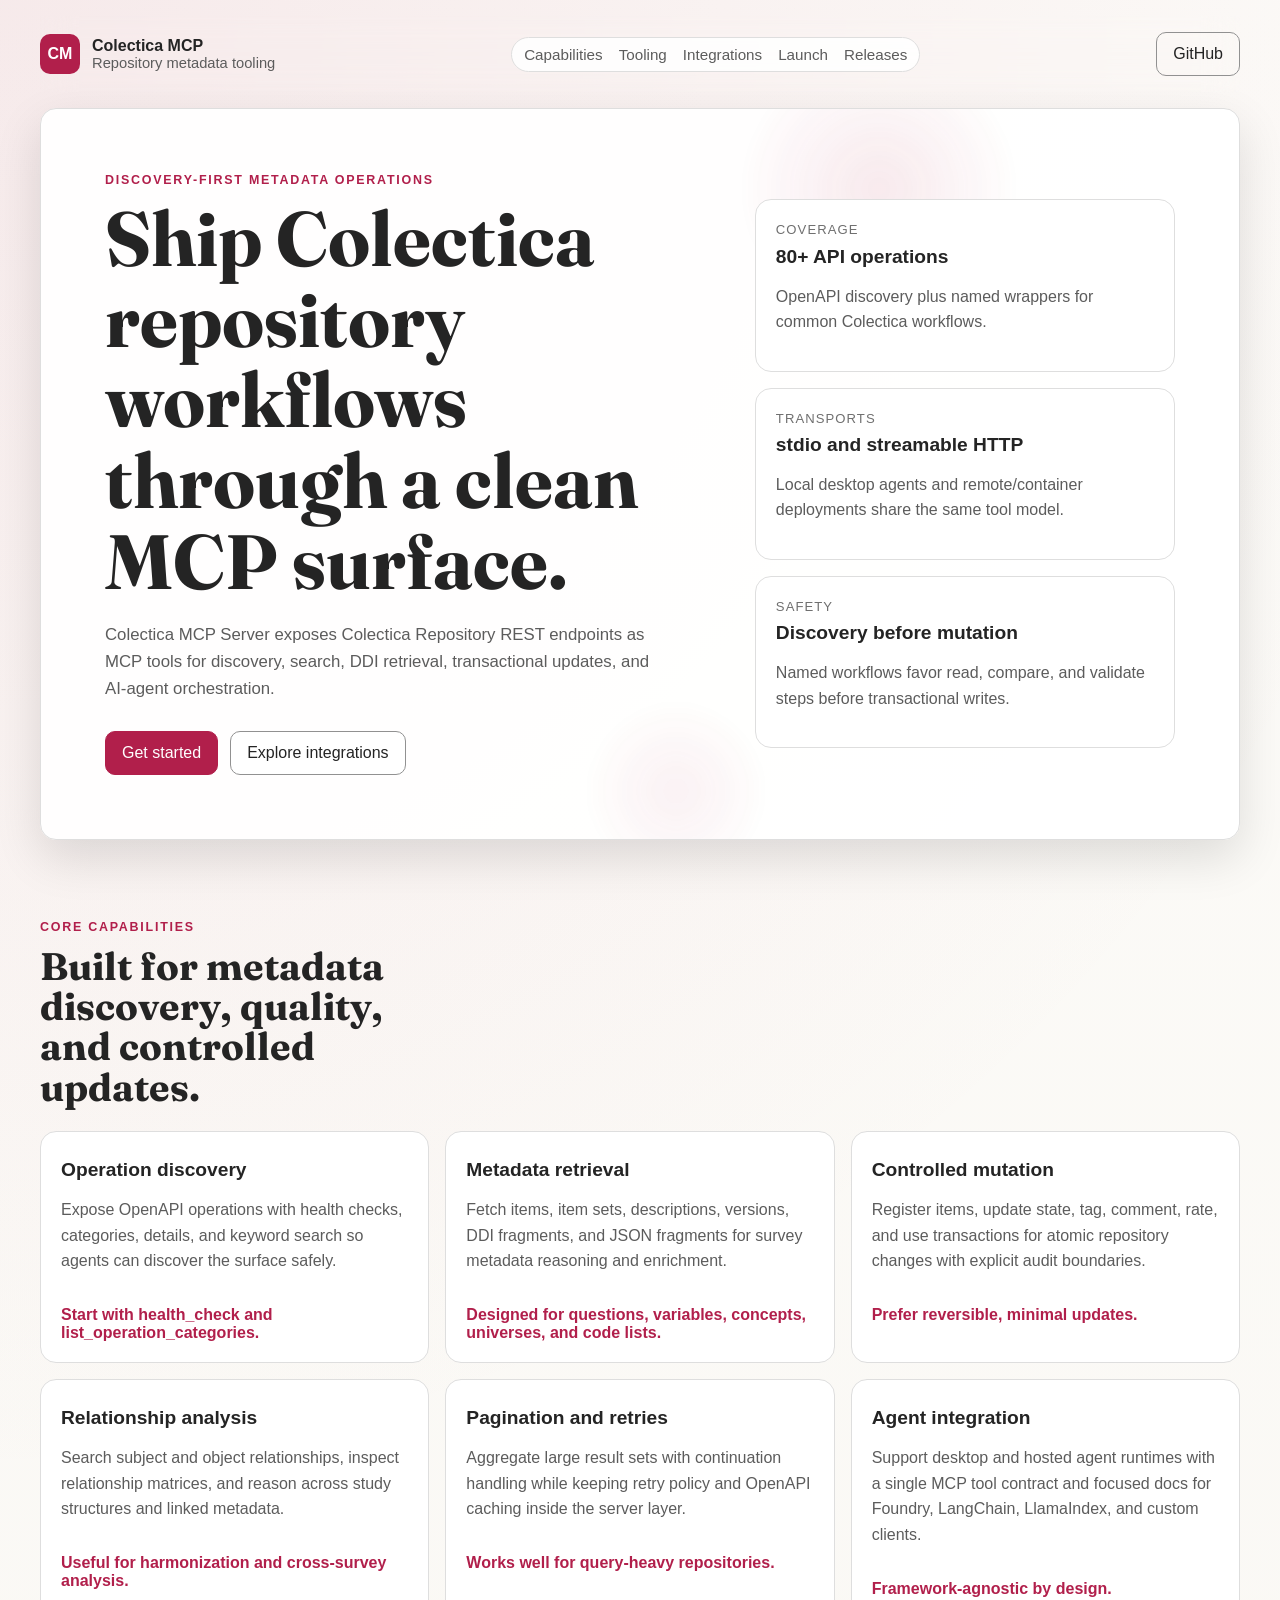
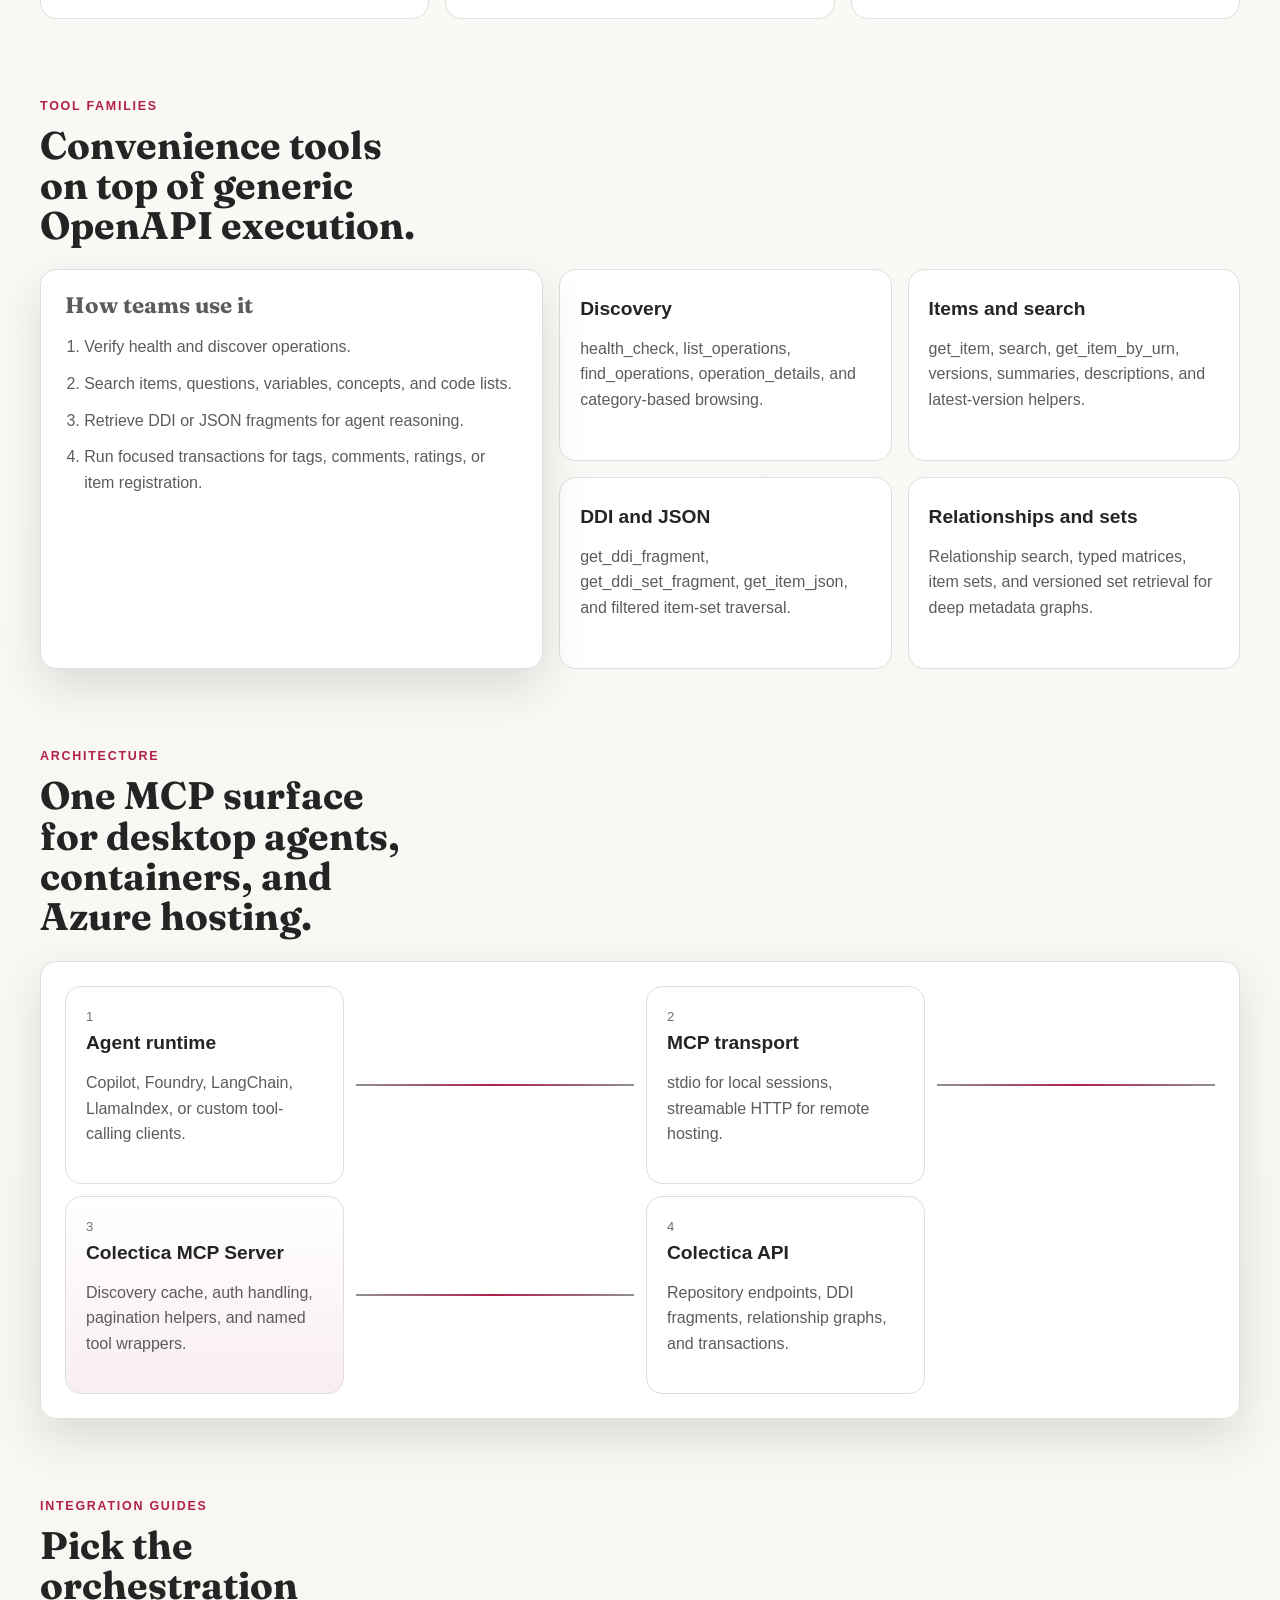
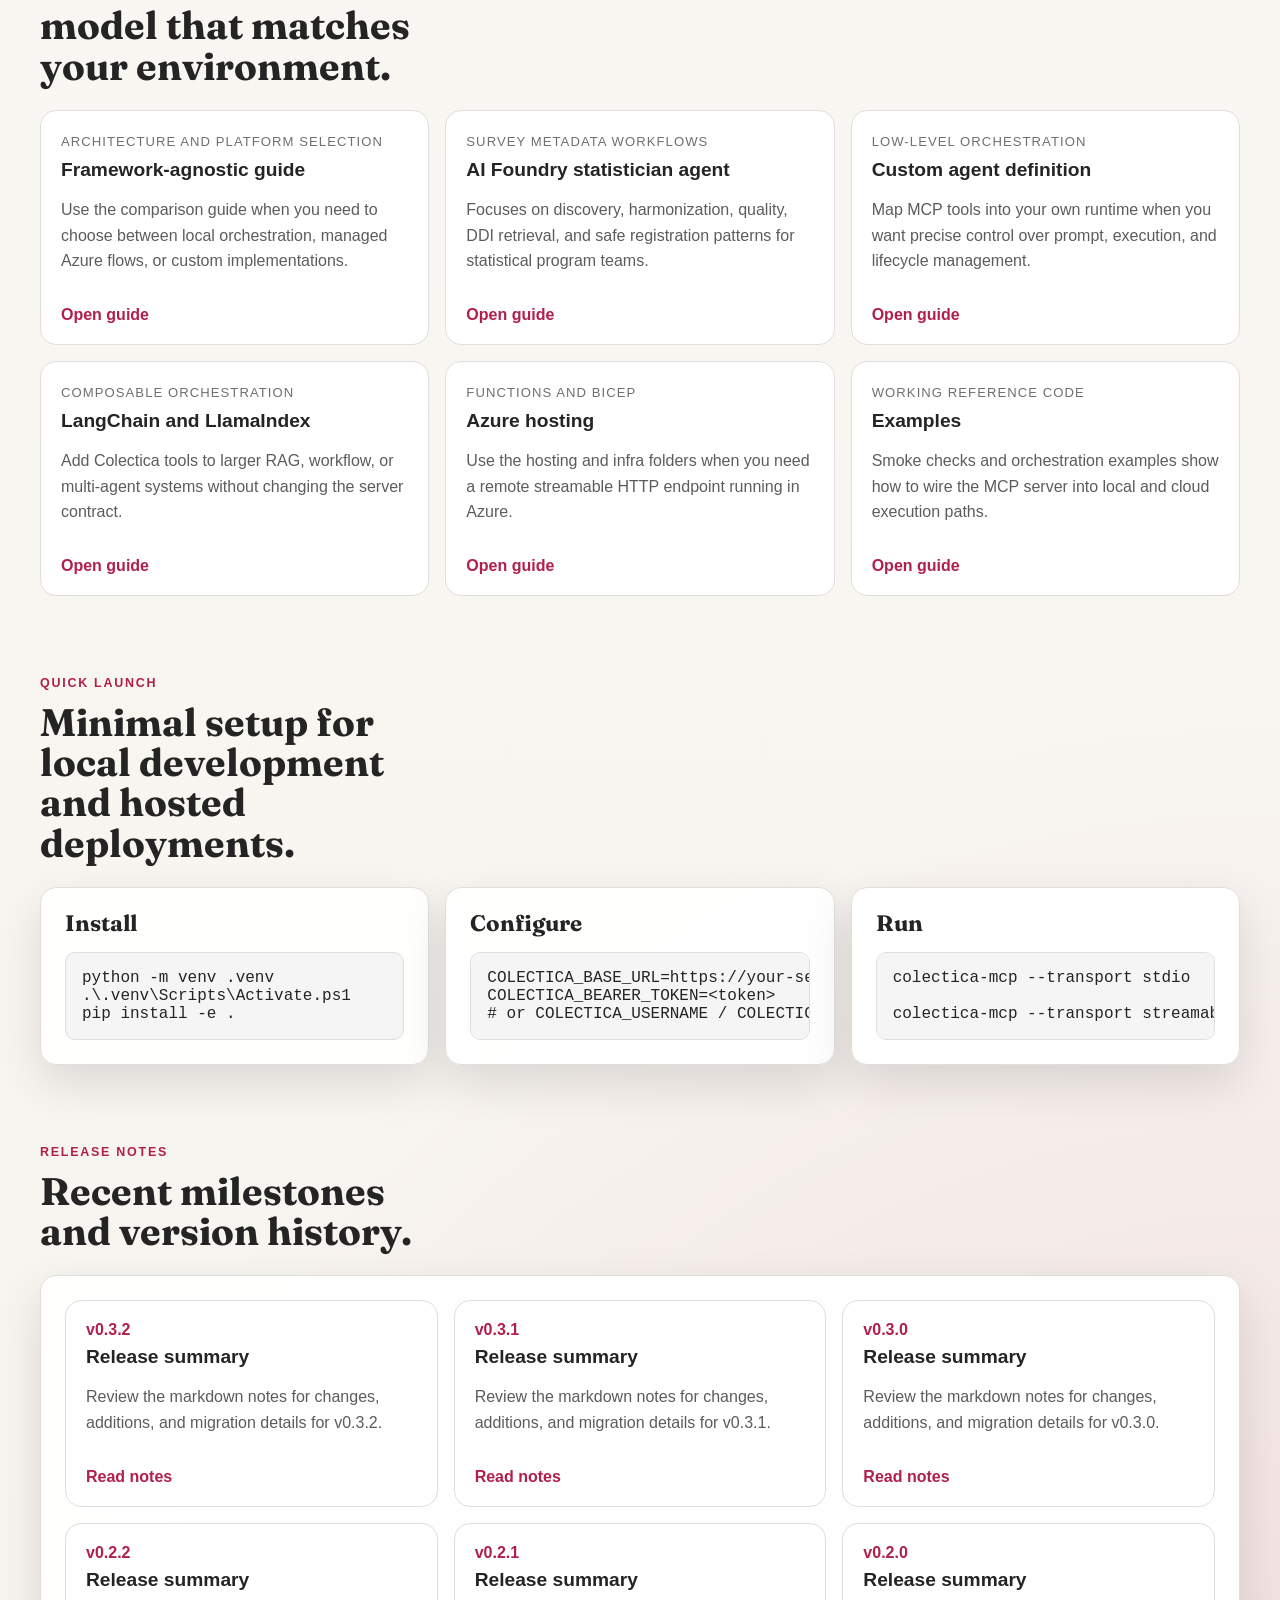
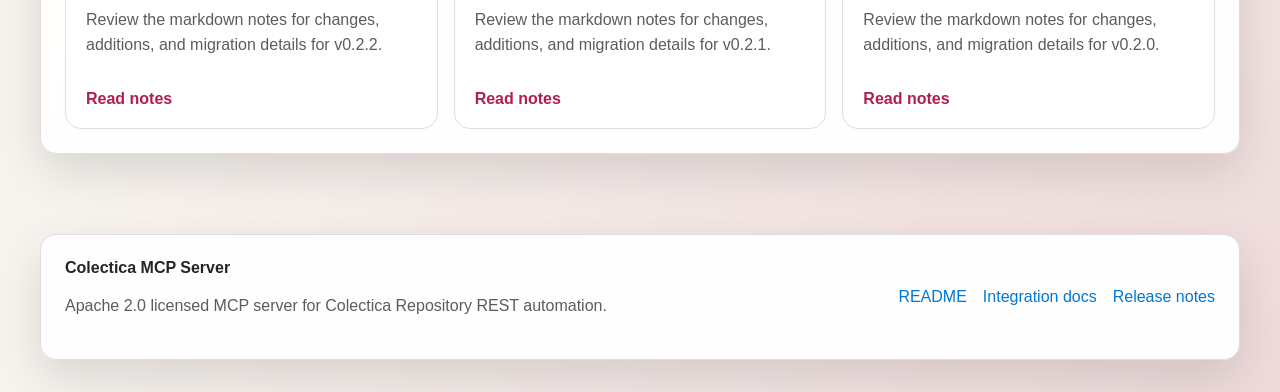
<file: docs/index.html>
<!DOCTYPE html>
<html lang="en">
<head>
  <meta charset="utf-8">
  <meta name="viewport" content="width=device-width, initial-scale=1">
  <title>Colectica MCP Server</title>
  <meta
    name="description"
    content="Documentation portal for the Colectica MCP Server: discovery-first metadata workflows, DDI tooling, integrations, deployment, and release guidance."
  >
  <script>
    (() => {
      const param = new URLSearchParams(window.location.search).get("clawpilotTheme");
      const theme =
        param || (window.matchMedia("(prefers-color-scheme: dark)").matches ? "dark" : "light");
      document.documentElement.setAttribute("data-theme", theme);
    })();
  </script>
  <link rel="preconnect" href="https://fonts.googleapis.com">
  <link rel="preconnect" href="https://fonts.gstatic.com" crossorigin>
  <link href="https://fonts.googleapis.com/css2?family=Fraunces:opsz,wght@9..144,500;9..144,700&display=swap" rel="stylesheet">
  <link rel="stylesheet" href="./styles.css">
</head>
<body>
  <div class="page-shell">
    <header class="topbar">
      <a class="brand" href="#top">
        <span class="brand-mark">CM</span>
        <span class="brand-copy">
          <strong>Colectica MCP</strong>
          <span>Repository metadata tooling</span>
        </span>
      </a>
      <nav class="topnav" aria-label="Primary">
        <a href="#capabilities">Capabilities</a>
        <a href="#tooling">Tooling</a>
        <a href="#integrations">Integrations</a>
        <a href="#launch">Launch</a>
        <a href="#releases">Releases</a>
      </nav>
      <a class="button ghost" href="https://github.com/Keayoub/colectica-mcp-server" target="_blank" rel="noreferrer">GitHub</a>
    </header>

    <main id="top">
      <section class="hero panel">
        <div class="hero-copy">
          <p class="eyebrow">Discovery-first metadata operations</p>
          <h1>Ship Colectica repository workflows through a clean MCP surface.</h1>
          <p class="hero-text">
            Colectica MCP Server exposes Colectica Repository REST endpoints as MCP tools for discovery,
            search, DDI retrieval, transactional updates, and AI-agent orchestration.
          </p>
          <div class="hero-actions">
            <a class="button primary" href="#launch">Get started</a>
            <a class="button secondary" href="#integrations">Explore integrations</a>
          </div>
        </div>
        <div class="hero-side">
          <div class="metric-card drift-up">
            <span class="metric-label">Coverage</span>
            <strong>80+ API operations</strong>
            <p>OpenAPI discovery plus named wrappers for common Colectica workflows.</p>
          </div>
          <div class="metric-card drift-down">
            <span class="metric-label">Transports</span>
            <strong>stdio and streamable HTTP</strong>
            <p>Local desktop agents and remote/container deployments share the same tool model.</p>
          </div>
          <div class="metric-card drift-up delay-2">
            <span class="metric-label">Safety</span>
            <strong>Discovery before mutation</strong>
            <p>Named workflows favor read, compare, and validate steps before transactional writes.</p>
          </div>
        </div>
        <div class="hero-glow hero-glow-a" aria-hidden="true"></div>
        <div class="hero-glow hero-glow-b" aria-hidden="true"></div>
      </section>

      <section class="section-grid" id="capabilities">
        <div>
          <p class="eyebrow">Core capabilities</p>
          <h2>Built for metadata discovery, quality, and controlled updates.</h2>
        </div>
        <div class="card-grid" id="capability-grid"></div>
      </section>

      <section class="section-grid" id="tooling">
        <div>
          <p class="eyebrow">Tool families</p>
          <h2>Convenience tools on top of generic OpenAPI execution.</h2>
        </div>
        <div class="tool-layout">
          <article class="panel tool-panel">
            <h3>How teams use it</h3>
            <ol class="sequence-list">
              <li>Verify health and discover operations.</li>
              <li>Search items, questions, variables, concepts, and code lists.</li>
              <li>Retrieve DDI or JSON fragments for agent reasoning.</li>
              <li>Run focused transactions for tags, comments, ratings, or item registration.</li>
            </ol>
          </article>
          <div class="card-grid compact" id="tool-grid"></div>
        </div>
      </section>

      <section class="section-grid">
        <div>
          <p class="eyebrow">Architecture</p>
          <h2>One MCP surface for desktop agents, containers, and Azure hosting.</h2>
        </div>
        <div class="panel architecture-panel">
          <div class="architecture-flow">
            <div class="flow-node">
              <span class="node-kicker">1</span>
              <strong>Agent runtime</strong>
              <p>Copilot, Foundry, LangChain, LlamaIndex, or custom tool-calling clients.</p>
            </div>
            <div class="flow-arrow" aria-hidden="true"></div>
            <div class="flow-node">
              <span class="node-kicker">2</span>
              <strong>MCP transport</strong>
              <p>stdio for local sessions, streamable HTTP for remote hosting.</p>
            </div>
            <div class="flow-arrow" aria-hidden="true"></div>
            <div class="flow-node accent">
              <span class="node-kicker">3</span>
              <strong>Colectica MCP Server</strong>
              <p>Discovery cache, auth handling, pagination helpers, and named tool wrappers.</p>
            </div>
            <div class="flow-arrow" aria-hidden="true"></div>
            <div class="flow-node">
              <span class="node-kicker">4</span>
              <strong>Colectica API</strong>
              <p>Repository endpoints, DDI fragments, relationship graphs, and transactions.</p>
            </div>
          </div>
        </div>
      </section>

      <section class="section-grid" id="integrations">
        <div>
          <p class="eyebrow">Integration guides</p>
          <h2>Pick the orchestration model that matches your environment.</h2>
        </div>
        <div class="card-grid" id="integration-grid"></div>
      </section>

      <section class="section-grid" id="launch">
        <div>
          <p class="eyebrow">Quick launch</p>
          <h2>Minimal setup for local development and hosted deployments.</h2>
        </div>
        <div class="launch-layout">
          <article class="panel code-panel">
            <h3>Install</h3>
            <pre><code>python -m venv .venv
.\.venv\Scripts\Activate.ps1
pip install -e .</code></pre>
          </article>
          <article class="panel code-panel">
            <h3>Configure</h3>
            <pre><code>COLECTICA_BASE_URL=https://your-server.colectica.org/
COLECTICA_BEARER_TOKEN=&lt;token&gt;
# or COLECTICA_USERNAME / COLECTICA_PASSWORD</code></pre>
          </article>
          <article class="panel code-panel">
            <h3>Run</h3>
            <pre><code>colectica-mcp --transport stdio

colectica-mcp --transport streamable-http --mount-path /mcp</code></pre>
          </article>
        </div>
      </section>

      <section class="section-grid" id="releases">
        <div>
          <p class="eyebrow">Release notes</p>
          <h2>Recent milestones and version history.</h2>
        </div>
        <div class="timeline panel" id="release-grid"></div>
      </section>
    </main>

    <footer class="footer panel">
      <div>
        <strong>Colectica MCP Server</strong>
        <p>Apache 2.0 licensed MCP server for Colectica Repository REST automation.</p>
      </div>
      <div class="footer-links">
        <a href="https://github.com/Keayoub/colectica-mcp-server/blob/main/README.md" target="_blank" rel="noreferrer">README</a>
        <a href="https://github.com/Keayoub/colectica-mcp-server/tree/main/integrations/docs" target="_blank" rel="noreferrer">Integration docs</a>
        <a href="https://github.com/Keayoub/colectica-mcp-server/tree/main/releases" target="_blank" rel="noreferrer">Release notes</a>
      </div>
    </footer>
  </div>

  <script src="./site.js"></script>
</body>
</html>
</file>
<file: docs/styles.css>
:root {
  color-scheme: light;
  --cp-bg: #f7f4ef;
  --cp-bg-elevated: #fcfbf8;
  --cp-surface: #ffffff;
  --cp-surface-soft: #f5f5f5;
  --cp-border: #dedede;
  --cp-border-strong: #919191;
  --cp-text: #242424;
  --cp-text-muted: #5c5c5c;
  --cp-text-soft: #6f6f6f;
  --cp-accent: #b11f4b;
  --cp-accent-hover: #9a1a41;
  --cp-accent-soft: rgba(177, 31, 75, 0.08);
  --cp-accent-fg: #ffffff;
  --cp-success: #16a34a;
  --cp-danger: #dc2626;
  --cp-warning: #f59e0b;
  --cp-link: #0078d4;
  --cp-shadow: 0 18px 48px rgba(0, 0, 0, 0.12);
  --cp-overlay: rgba(255, 255, 255, 0.8);
  --cp-panel: rgba(255, 255, 255, 0.86);
  --cp-panel-strong: rgba(255, 255, 255, 0.96);
  --cp-sheen: rgba(255, 255, 255, 0.55);
  --cp-highlight: rgba(177, 31, 75, 0.12);
}

html[data-theme="dark"] {
  color-scheme: dark;
  --cp-bg: #3d3b3a;
  --cp-bg-elevated: #343231;
  --cp-surface: #292929;
  --cp-surface-soft: #2e2e2e;
  --cp-border: #474747;
  --cp-border-strong: #5f5f5f;
  --cp-text: #dedede;
  --cp-text-muted: #919191;
  --cp-text-soft: #b0b0b0;
  --cp-accent: #fd8ea1;
  --cp-accent-hover: #fb7b91;
  --cp-accent-soft: rgba(253, 142, 161, 0.14);
  --cp-accent-fg: #1a1a1a;
  --cp-success: #4ade80;
  --cp-danger: #f87171;
  --cp-warning: #fbbf24;
  --cp-link: #4da6ff;
  --cp-shadow: 0 18px 48px rgba(0, 0, 0, 0.32);
  --cp-overlay: rgba(41, 41, 41, 0.88);
  --cp-panel: rgba(41, 41, 41, 0.72);
  --cp-panel-strong: rgba(41, 41, 41, 0.96);
  --cp-sheen: rgba(255, 255, 255, 0.04);
  --cp-highlight: rgba(253, 142, 161, 0.12);
}

* {
  box-sizing: border-box;
}

html {
  scroll-behavior: smooth;
}

body {
  margin: 0;
  font-family: "Segoe UI", Aptos, Calibri, -apple-system, BlinkMacSystemFont, sans-serif;
  background:
    radial-gradient(circle at top left, var(--cp-accent-soft), transparent 28%),
    radial-gradient(circle at bottom right, var(--cp-highlight), transparent 24%),
    linear-gradient(180deg, var(--cp-bg-elevated), var(--cp-bg));
  color: var(--cp-text);
}

a {
  color: var(--cp-link);
  text-decoration: none;
}

a:hover {
  text-decoration: underline;
}

.page-shell {
  width: min(1200px, calc(100% - 2rem));
  margin: 0 auto;
  padding: 1rem 0 2rem;
}

.topbar {
  position: sticky;
  top: 0;
  z-index: 20;
  display: flex;
  align-items: center;
  justify-content: space-between;
  gap: 1rem;
  padding: 1rem 0;
  backdrop-filter: blur(16px);
}

.brand {
  display: inline-flex;
  align-items: center;
  gap: 0.75rem;
  color: var(--cp-text);
}

.brand:hover {
  text-decoration: none;
}

.brand-mark {
  display: grid;
  place-items: center;
  width: 2.5rem;
  height: 2.5rem;
  border-radius: 0.625rem;
  background: var(--cp-accent);
  color: var(--cp-accent-fg);
  font-weight: 700;
}

.brand-copy {
  display: grid;
}

.brand-copy span {
  color: var(--cp-text-muted);
  font-size: 0.92rem;
}

.topnav {
  display: inline-flex;
  gap: 1rem;
  padding: 0.5rem 0.75rem;
  border: 1px solid var(--cp-border);
  border-radius: 999px;
  background: var(--cp-panel);
}

.topnav a {
  color: var(--cp-text-muted);
  font-size: 0.95rem;
}

.button {
  display: inline-flex;
  align-items: center;
  justify-content: center;
  min-height: 2.75rem;
  padding: 0.65rem 1rem;
  border: 1px solid var(--cp-border-strong);
  border-radius: 0.625rem;
  color: var(--cp-text);
  background: var(--cp-surface);
  transition:
    transform 180ms ease,
    background 180ms ease,
    border-color 180ms ease;
}

.button:hover {
  text-decoration: none;
  transform: translateY(-1px);
}

.button.primary {
  background: var(--cp-accent);
  border-color: var(--cp-accent);
  color: var(--cp-accent-fg);
}

.button.primary:hover {
  background: var(--cp-accent-hover);
  border-color: var(--cp-accent-hover);
}

.button.secondary {
  background: var(--cp-panel-strong);
}

.button.ghost {
  background: transparent;
}

.panel {
  position: relative;
  overflow: hidden;
  border: 1px solid var(--cp-border);
  border-radius: 16px;
  background: var(--cp-panel-strong);
  box-shadow: var(--cp-shadow);
}

.hero {
  display: grid;
  grid-template-columns: minmax(0, 1.25fr) minmax(320px, 0.85fr);
  gap: 2rem;
  align-items: center;
  padding: 4rem;
  margin-top: 1rem;
  min-height: 32rem;
}

.hero-copy {
  position: relative;
  z-index: 1;
}

.eyebrow {
  margin: 0 0 0.75rem;
  color: var(--cp-accent);
  text-transform: uppercase;
  letter-spacing: 0.14em;
  font-size: 0.78rem;
  font-weight: 700;
}

h1,
h2,
h3 {
  margin: 0;
  font-family: "Fraunces", "Segoe UI", Aptos, Calibri, -apple-system, BlinkMacSystemFont, sans-serif;
  line-height: 1.05;
}

h1 {
  max-width: 11ch;
  font-size: clamp(3rem, 6vw, 5.3rem);
}

h2 {
  max-width: 14ch;
  font-size: clamp(2rem, 3vw, 3rem);
}

h3 {
  font-size: 1.4rem;
}

.hero-text,
.flow-node p,
.metric-card p,
.footer p,
.card p,
.tool-panel,
.integration-meta,
.timeline-item p {
  color: var(--cp-text-muted);
  line-height: 1.6;
}

.hero-text {
  max-width: 60ch;
  margin: 1.25rem 0 0;
  font-size: 1.05rem;
}

.hero-actions {
  display: flex;
  gap: 0.75rem;
  margin-top: 1.75rem;
}

.hero-side {
  position: relative;
  z-index: 1;
  display: grid;
  gap: 1rem;
}

.metric-card,
.card,
.timeline-item {
  border: 1px solid var(--cp-border);
  border-radius: 16px;
  background: var(--cp-surface);
  padding: 1.25rem;
}

.metric-card {
  backdrop-filter: blur(6px);
}

.metric-label,
.integration-meta,
.node-kicker {
  display: inline-block;
  color: var(--cp-text-soft);
  font-size: 0.82rem;
  text-transform: uppercase;
  letter-spacing: 0.08em;
}

.metric-card strong,
.flow-node strong,
.card strong,
.timeline-item strong {
  display: block;
  margin-top: 0.45rem;
  font-size: 1.2rem;
}

.hero-glow {
  position: absolute;
  border-radius: 999px;
  filter: blur(10px);
  opacity: 0.8;
}

.hero-glow-a {
  width: 18rem;
  height: 18rem;
  top: -4rem;
  right: 18%;
  background: radial-gradient(circle, var(--cp-highlight), transparent 70%);
}

.hero-glow-b {
  width: 12rem;
  height: 12rem;
  bottom: -3rem;
  left: 45%;
  background: radial-gradient(circle, var(--cp-accent-soft), transparent 70%);
}

.section-grid {
  display: grid;
  gap: 1.5rem;
  padding: 5rem 0 0;
}

.card-grid {
  display: grid;
  grid-template-columns: repeat(3, minmax(0, 1fr));
  gap: 1rem;
}

.card-grid.compact {
  grid-template-columns: repeat(2, minmax(0, 1fr));
}

.card {
  min-height: 12rem;
}

.card em {
  display: inline-flex;
  margin-top: 1rem;
  color: var(--cp-accent);
  font-style: normal;
  font-weight: 600;
}

.tool-layout,
.launch-layout {
  display: grid;
  grid-template-columns: minmax(260px, 0.85fr) minmax(0, 1.15fr);
  gap: 1rem;
}

.launch-layout {
  grid-template-columns: repeat(3, minmax(0, 1fr));
}

.tool-panel,
.code-panel,
.architecture-panel,
.footer {
  padding: 1.5rem;
}

.sequence-list {
  padding-left: 1.2rem;
  margin: 1rem 0 0;
  color: var(--cp-text-muted);
}

.sequence-list li + li {
  margin-top: 0.7rem;
}

.architecture-flow {
  display: grid;
  grid-template-columns: repeat(4, minmax(0, 1fr));
  gap: 0.75rem;
  align-items: center;
}

.flow-node {
  min-height: 100%;
  padding: 1.25rem;
  border: 1px solid var(--cp-border);
  border-radius: 16px;
  background: var(--cp-surface);
}

.flow-node.accent {
  background: linear-gradient(180deg, var(--cp-surface), var(--cp-accent-soft));
}

.flow-arrow {
  height: 2px;
  background: linear-gradient(90deg, var(--cp-border-strong), var(--cp-accent), var(--cp-border-strong));
}

.integration-link {
  display: inline-flex;
  align-items: center;
  gap: 0.5rem;
  margin-top: 1rem;
  color: var(--cp-accent);
  font-weight: 600;
}

.code-panel pre {
  margin: 1rem 0 0;
  padding: 1rem;
  overflow-x: auto;
  border-radius: 0.625rem;
  border: 1px solid var(--cp-border);
  background: var(--cp-surface-soft);
}

.code-panel code {
  font-family: Consolas, "Courier New", Courier, monospace;
  color: var(--cp-text);
}

.timeline {
  display: grid;
  grid-template-columns: repeat(3, minmax(0, 1fr));
  gap: 1rem;
  padding: 1.5rem;
}

.timeline-item span {
  color: var(--cp-accent);
  font-weight: 700;
}

.footer {
  display: flex;
  align-items: center;
  justify-content: space-between;
  gap: 1rem;
  margin-top: 5rem;
}

.footer-links {
  display: flex;
  gap: 1rem;
}

.drift-up,
.drift-down {
  animation-duration: 900ms;
  animation-fill-mode: both;
  animation-timing-function: ease-out;
}

.drift-up {
  animation-name: driftUp;
}

.drift-down {
  animation-name: driftDown;
}

.delay-2 {
  animation-delay: 180ms;
}

@keyframes driftUp {
  from {
    opacity: 0;
    transform: translateY(18px);
  }

  to {
    opacity: 1;
    transform: translateY(0);
  }
}

@keyframes driftDown {
  from {
    opacity: 0;
    transform: translateY(-18px);
  }

  to {
    opacity: 1;
    transform: translateY(0);
  }
}

@media (max-width: 1024px) {
  .hero,
  .tool-layout,
  .launch-layout,
  .architecture-flow,
  .timeline,
  .card-grid,
  .card-grid.compact {
    grid-template-columns: 1fr 1fr;
  }

  .hero {
    padding: 2rem;
  }

  .flow-arrow {
    display: none;
  }
}

@media (max-width: 780px) {
  .page-shell {
    width: min(100% - 1rem, 100%);
  }

  .topbar,
  .footer,
  .hero,
  .tool-layout,
  .launch-layout,
  .architecture-flow,
  .timeline,
  .card-grid,
  .card-grid.compact {
    grid-template-columns: 1fr;
  }

  .topbar,
  .footer {
    position: static;
    flex-direction: column;
    align-items: stretch;
  }

  .topnav {
    flex-wrap: wrap;
    border-radius: 16px;
  }

  .hero {
    padding: 1.5rem;
  }

  .hero-actions,
  .footer-links {
    flex-direction: column;
  }

  h1 {
    max-width: none;
  }
}
</file>
